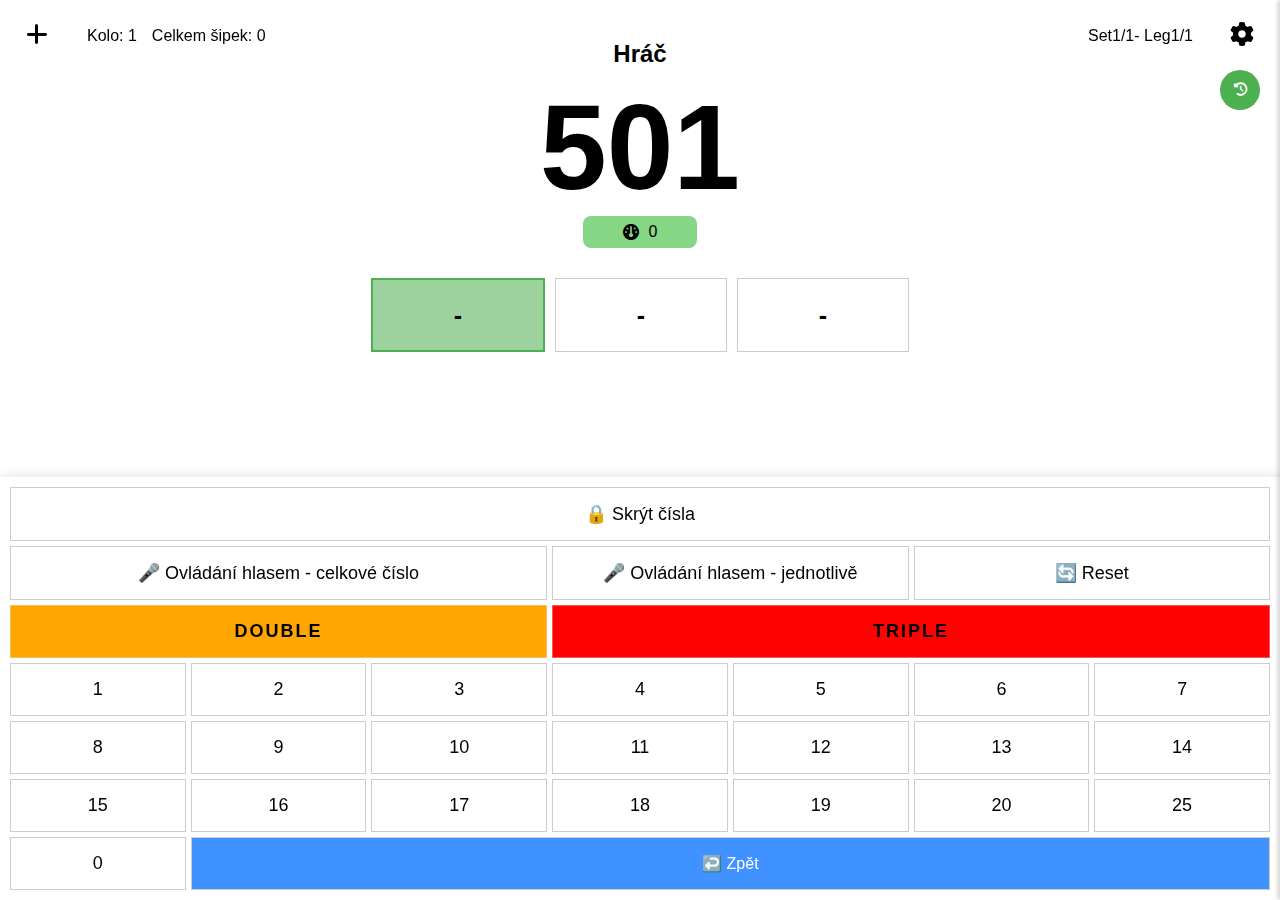
<file: index.html>
<!DOCTYPE html>
<html>
<head>
    <meta name="viewport" content="width=device-width, initial-scale=1.0">
    <link rel="stylesheet" href="https://api.fontshare.com/v2/css?f[]=clash-display@400,700,500,600&display=swap">
    <link rel="stylesheet" href="https://cdnjs.cloudflare.com/ajax/libs/font-awesome/6.0.0-beta3/css/all.min.css">
    <script src="https://cdnjs.cloudflare.com/ajax/libs/gsap/3.12.5/gsap.min.js"></script>
    <link rel="stylesheet" href="./css/style.css">
    <style>
    .game-score {
        position: fixed;
        top: 60px;
        right: 20px;
        background: rgba(0, 0, 0, 0.8);
        padding: 10px 20px;
        border-radius: 8px;
        color: white;
        text-align: center;
    }

    .score-display {
        font-size: 24px;
        font-weight: bold;
        margin: 5px 0;
    }

    .player-name, .opponent-name {
        font-size: 14px;
        opacity: 0.8;
    }

    .history-divider {
        padding: 10px 0;
        margin: 5px 0;
        border-top: 1px solid #ccc;
        color: #666;
    }

    .history-divider strong {
        color: #2196F3;
    }

    .history-divider em {
        color: #4CAF50;
    }

    .dark-mode .history-divider {
        border-top-color: #444;
        color: #999;
    }

    .settings-item {
        margin: 15px 0;
    }

    .settings-item label {
        display: block;
        margin-bottom: 5px;
        color: #ccc;
    }

    .settings-item input[type="text"] {
        width: 100%;
        padding: 8px;
        border: 1px solid #444;
        border-radius: 4px;
        background: #333;
        color: #fff;
    }

    .settings-item input[type="text"]:focus {
        outline: none;
        border-color: #666;
    }
    </style>
</head>
<body>
    <button class="settings-button">
        <i class="fas fa-cog"></i>
    </button>
    <button class="new-game-button">
        <i class="fas fa-plus"></i>
    </button>
    <button class="history-button">
        <i class="fas fa-history"></i>
    </button>
    <div class="game-status-right">
        Set <span id="currentSetDisplay">1</span>/<span id="totalSetsDisplay">1</span> - 
        Leg <span id="currentLegDisplay">1</span>/<span id="totalLegsDisplay">1</span>
    </div>
    <div class="stats-top-left">
        <div>Kolo: <span id="roundCounter">1</span></div>
        <div>Celkem šipek: <span id="totalDarts">0</span></div>
    </div>
    <div class="overlay"></div>
    <div class="settings-sidebar">
        <div class="settings-content">
            <h2>Nastavení</h2>
            <div class="settings-item">
                <label for="playerName">Jméno hráče:</label>
                <input type="text" id="playerName" placeholder="Zadejte své jméno">
            </div>
            <div class="settings-item">
                <label class="switch">
                    <input type="checkbox" id="soundToggle">
                    <span class="slider round"></span>
                </label>
                <span class="settings-label">Zvuky</span>
            </div>
            <div class="settings-item">
                <label class="switch">
                    <input type="checkbox" id="darkModeToggle">
                    <span class="slider round"></span>
                </label>
                <span class="settings-label">Tmavý režim</span>
            </div>
            <div class="settings-item">
                <label class="switch">
                    <input type="checkbox" id="autoDarkModeToggle">
                    <span class="slider round"></span>
                </label>
                <span class="settings-label">Automatický tmavý režim</span>
            </div>
            <div class="auto-dark-mode-times" style="margin-top: 10px; display: none;">
                <div style="margin-bottom: 10px; color: #ccc;">
                    <label>Od: </label>
                    <input type="time" id="darkModeStart" value="20:00">
                </div>
                <div style="color: #ccc;">
                    <label>Do: </label>
                    <input type="time" id="darkModeEnd" value="07:00">
                </div>
            </div>
        </div>
    </div>
    <div id="errorBanner" class="error-banner"></div>
    <div class="container">
        <div class="score-container">
            <div class="player-score">
                <div class="score-label">Hráč</div>
                <div class="score"><span id="currentScore">501</span></div>
            </div>
            <div class="bot-score">
                <div class="score-label"><span id="botNameDisplay">Bot</span></div>
                <div class="score"><span id="botScoreDisplay">501</span></div>
            </div>
        </div>
        <div class="stats" style="position: relative;bottom:30px;">
            <div style="width: 100px;background: rgb(134, 214, 134);display: flex;justify-content: center;align-items:center;padding: 7px;border-radius: 8px;"><i class="fa-solid fa-gauge"></i> <span id="avgPerThree" style="margin-left: 10px;display: flex; justify-content: center;align-items: center;">0.00</span></div>
        </div>
        <div class="bot-status" style="display: none; text-align: center; margin: 10px 0;">
            Bot: <span id="botScoreDisplay">501</span>
        </div>
        <div class="throws">
            <div class="throw" id="throw1">-</div>
            <div class="throw" id="throw2">-</div>
            <div class="throw" id="throw3">-</div>
        </div>
        <div class="throw-total" id="throwTotal" style="display: none;">-</div>
        <div class="input-area" style="display: none;">
            <input type="number" id="manualInput" placeholder="Zadej body">
            <button onclick="addManualScore()" class="control-btn">Přidat</button>
        </div>
        <div id="numberGrid" class="number-grid">
            <button id="hideGridBtn" class="control-btn" style="grid-column: span 7;" onclick="toggleGrid()">🔒 Skrýt čísla</button>
            <button id="voiceTotalBtn" class="control-btn" style="grid-column: span 3;">🎤 Ovládání hlasem - celkové číslo</button>
            <button id="voicePerThrowBtn" class="control-btn" style="grid-column: span 2;">🎤 Ovládání hlasem - jednotlivě</button>
            <button onclick="resetGame()" class="control-btn" style="grid-column: span 2;">🔄 Reset</button>
            <button onclick="toggleMultiplier(2)" id="doubleBtn" class="control-btn multiplier-btn">Double</button>
            <button onclick="toggleMultiplier(3)" id="tripleBtn" class="control-btn multiplier-btn">Triple</button>
        </div>
    </div>

    <div class="new-game-modal" id="newGameModal">
        <h2>Nová hra</h2>
        <div class="input-group">
            <label for="startingScore">Počáteční skóre:</label>
            <input type="number" id="startingScore" placeholder="501" min="1" step="100" value="501">
        </div>
        <div class="input-group">
            <label for="legs">Počet legů na set:</label>
            <input type="number" id="legs" placeholder="3" min="1" value="3">
        </div>
        <div class="input-group">
            <label for="sets">Počet setů:</label>
            <input type="number" id="sets" placeholder="1" min="1" value="1">
        </div>
        <div class="input-group">
            <label>Herní mód:</label>
            <div class="game-mode-switch">
                <div class="game-mode-option active" data-mode="single">Jeden hráč</div>
                <div class="game-mode-option" data-mode="bot">Hra proti botovi</div>
            </div>
        </div>
        <div class="input-group bot-settings" style="display: none;">
            <label>Obtížnost bota:</label>
            <div class="difficulty-buttons">
                <div class="difficulty-btn" data-level="easy">
                    <span class="level-name">Lehká</span>
                    <span class="level-avg">Průměr: 40</span>
                </div>
                <div class="difficulty-btn" data-level="medium">
                    <span class="level-name">Střední</span>
                    <span class="level-avg">Průměr: 60</span>
                </div>
                <div class="difficulty-btn" data-level="hard">
                    <span class="level-name">Těžká</span>
                    <span class="level-avg">Průměr: 80</span>
                </div>
                <div class="difficulty-btn" data-level="pro">
                    <span class="level-name">Profesionál</span>
                    <span class="level-avg">Průměr: 100</span>
                </div>
            </div>
        </div>
        <div>
            <button class="confirm-btn" onclick="startNewGame()">Začít</button>
            <button class="cancel-btn" onclick="closeNewGameModal()">Zrušit</button>
        </div>
    </div>
    <div class="history-modal">
        <div class="history-content">
            <h2>Historie hodů</h2>
            <div class="history-data">
                 <!-- Sem budou dynamicky přidávány záznamy -->
            </div>
            <button class="close-history-btn">Zavřít</button>
        </div>
    </div>
    <script src="./js/GameModel.js"></script>
    <script src="./js/Bot.js"></script>
    <script>
    document.addEventListener('DOMContentLoaded', function() {
        // Přepínání herního módu
        const gameModeOptions = document.querySelectorAll('.game-mode-option');
        const botSettings = document.querySelector('.bot-settings');

        gameModeOptions.forEach(option => {
            option.addEventListener('click', function() {
                gameModeOptions.forEach(opt => opt.classList.remove('active'));
                this.classList.add('active');
                
                if (this.dataset.mode === 'bot') {
                    botSettings.style.display = 'block';
                } else {
                    botSettings.style.display = 'none';
                }
            });
        });

        // Výběr obtížnosti
        const difficultyButtons = document.querySelectorAll('.difficulty-btn');
        difficultyButtons.forEach(btn => {
            btn.addEventListener('click', function() {
                difficultyButtons.forEach(b => b.classList.remove('selected'));
                this.classList.add('selected');
            });
        });
    });
    </script>
</body>
</html>
</file>
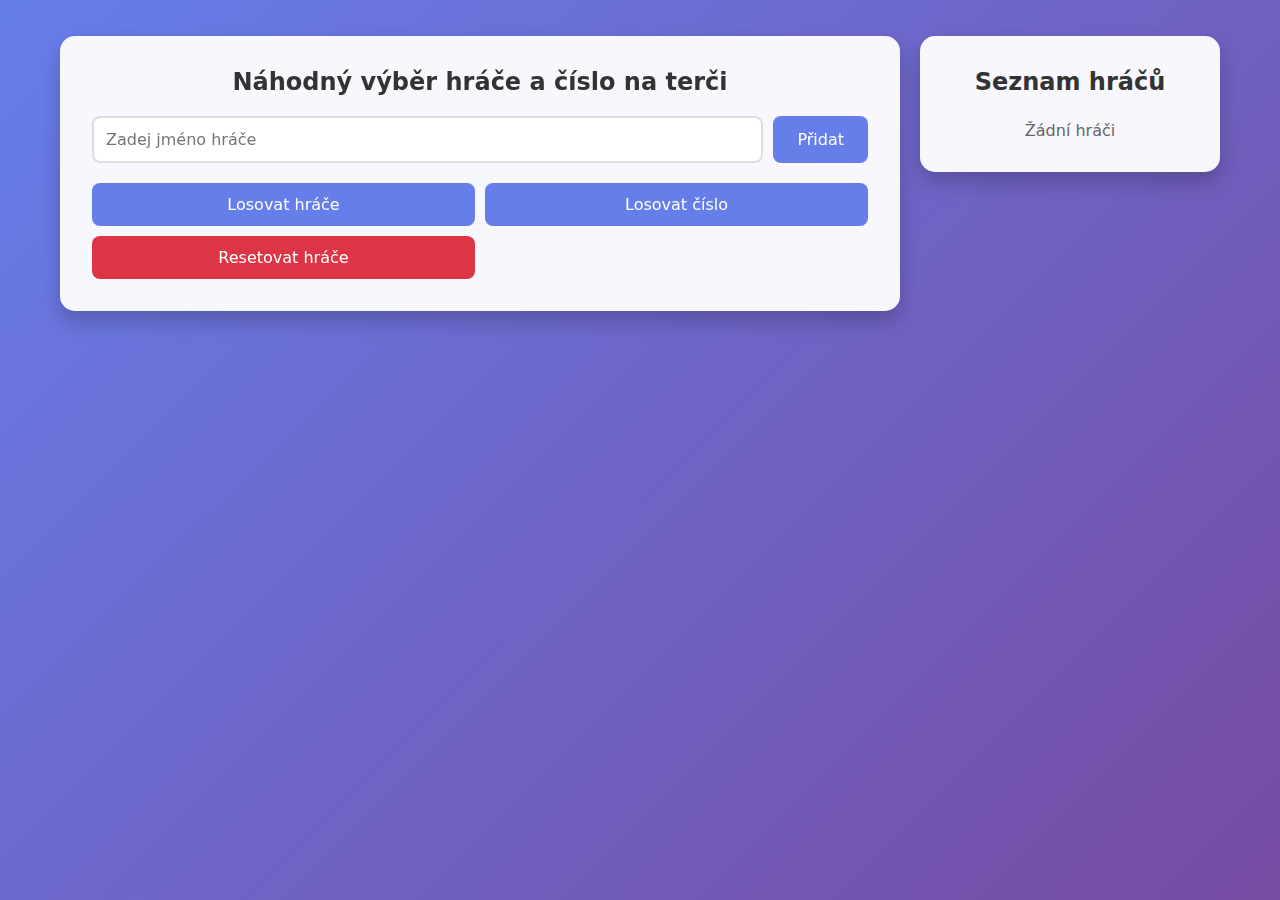
<file: random.html>
<!DOCTYPE html>
<html>
<head>
    <title>Náhodný výběr hráče a terče</title>
    <meta name="viewport" content="width=device-width, initial-scale=1.0">
    <style>
        * {
            margin: 0;
            padding: 0;
            box-sizing: border-box;
            font-family: 'Segoe UI', system-ui, sans-serif;
        }

        body {
            background: linear-gradient(135deg, #667eea 0%, #764ba2 100%);
            min-height: 100vh;
            padding: 1rem;
            color: #333;
        }

        .page-wrapper {
            max-width: 1200px;
            margin: 0 auto;
            display: flex;
            flex-direction: row;
            gap: 20px;
            align-items: flex-start;
            padding: 20px;
        }

        .container {
            background: rgba(255, 255, 255, 0.95);
            padding: 2rem;
            border-radius: 15px;
            box-shadow: 0 10px 20px rgba(0, 0, 0, 0.2);
            flex: 1;
            backdrop-filter: blur(10px);
        }

        .sidebar {
            background: rgba(255, 255, 255, 0.95);
            padding: 2rem;
            border-radius: 15px;
            box-shadow: 0 10px 20px rgba(0, 0, 0, 0.2);
            width: 300px;
        }

        .input-group {
            display: flex;
            gap: 10px;
            margin-bottom: 20px;
        }

        input {
            flex: 1;
            padding: 12px;
            border: 2px solid #ddd;
            border-radius: 8px;
            font-size: 16px;
            transition: border-color 0.3s;
        }

        input:focus {
            outline: none;
            border-color: #667eea;
        }

        button {
            background: #667eea;
            color: white;
            border: none;
            padding: 12px 24px;
            border-radius: 8px;
            cursor: pointer;
            font-size: 16px;
            transition: transform 0.2s, background 0.3s;
            white-space: nowrap;
        }

        button:hover {
            background: #764ba2;
            transform: translateY(-2px);
        }

        button.reset {
            background: #dc3545;
        }

        button.reset:hover {
            background: #bb2d3b;
        }

        .player-item {
            padding: 8px;
            margin: 5px 0;
            background: white;
            border-radius: 6px;
            box-shadow: 0 2px 4px rgba(0,0,0,0.05);
            animation: slideIn 0.3s ease;
        }

        .result {
            display: none;
            padding: 20px;
            text-align: center;
            background: #667eea;
            color: white;
            border-radius: 8px;
            margin-top: 20px;
            animation: fadeIn 0.5s ease;
        }

        .result.show {
            display: block;
        }

        .title {
            font-size: 24px;
            margin-bottom: 20px;
            color: #333;
            text-align: center;
        }

        .button-group {
            display: grid;
            grid-template-columns: 1fr 1fr;
            gap: 10px;
            margin-top: 20px;
        }

        h2{
                text-align: center;
                margin-bottom: 25px;
            }

        #savedPlayerList {
            max-height: 400px;
            overflow-y: auto;
        }

        .player-item.selected {
            background: #d1e7dd;
            font-weight: bold;
        }

        @keyframes slideIn {
            from {
                opacity: 0;
                transform: translateX(-10px);
            }
            to {
                opacity: 1;
                transform: translateX(0);
            }
        }

        @keyframes fadeIn {
            from { opacity: 0; }
            to { opacity: 1; }
        }

        @media (max-width: 900px) {
            .page-wrapper {
                flex-direction: column;
            }

            .sidebar {
                width: 100%;
            }

            .button-group {
                grid-template-columns: 1fr;
            }
        }



        @media (max-width: 600px) {
            body {
                padding: 0.5rem;
            }

            .page-wrapper {
                padding: 10px;
            }


            .input-group {
                flex-direction: column;
            }

            .title {
                font-size: 20px;
            }

            button {
                width: 100%;
                padding: 10px;
            }
            h2{
                text-align: center;
                margin-bottom: 25px;
            }
        }
    </style>
</head>
<body>
    <div class="page-wrapper">
        <div class="container">
            <h1 class="title">Náhodný výběr hráče a číslo na terči</h1>
            
            <div class="input-group">
                <input type="text" id="playerInput" placeholder="Zadej jméno hráče">
                <button onclick="addPlayer()">Přidat</button>
            </div>

            <div class="button-group">
                <button onclick="selectRandomPlayer()">Losovat hráče</button>
                <button onclick="selectRandomTarget()">Losovat číslo</button>
                <button onclick="resetPlayers()" class="reset">Resetovat hráče</button>
            </div>
            
            <div id="playerResult" class="result"></div>
            <div id="targetResult" class="result"></div>
        </div>

        <div class="sidebar">
            <h2>Seznam hráčů</h2>
            <div id="savedPlayerList"></div>
        </div>
    </div>

    <script>
        let players = JSON.parse(localStorage.getItem('players')) || [];
        const targets = [
            ...Array.from({length: 20}, (_, i) => `D${i + 1}`),
            ...Array.from({length: 20}, (_, i) => `T${i + 1}`),
            'Bull (25)',
            'Double Bull (50)'
        ];
        
        function addPlayer() {
            const input = document.getElementById('playerInput');
            const name = input.value.trim();
            
            if (name) {
                players.push(name);
                input.value = '';
                updatePlayerList();
                savePlayers();
            }
        }

        function savePlayers() {
            localStorage.setItem('players', JSON.stringify(players));
        }

        function resetPlayers() {
            players = [];
            localStorage.removeItem('players');
            updatePlayerList();
            
            // Reset results
            document.getElementById('playerResult').style.display = 'none';
            document.getElementById('targetResult').style.display = 'none';
        }

        function updatePlayerList() {
            const savedList = document.getElementById('savedPlayerList');
            if (players.length === 0) {
                savedList.innerHTML = '<div style="text-align: center; color: #666;">Žádní hráči</div>';
                return;
            }
            
            savedList.innerHTML = players.map(player => 
                `<div class="player-item">${player}</div>`
            ).join('');
        }

        function selectRandomPlayer() {
            if (players.length === 0) {
                alert('Nejdříve přidejte nějaké hráče!');
                return;
            }
            
            const result = document.getElementById('playerResult');
            const randomPlayer = players[Math.floor(Math.random() * players.length)];
            
            result.innerHTML = `
                <strong style="font-size: 1.2em">Vybraný hráč:</strong>
                <div style="font-size: 1.5em; margin-top: 10px">${randomPlayer}</div>
            `;
            result.style.display = 'block';

            const savedList = document.getElementById('savedPlayerList');
            const playerItems = savedList.getElementsByClassName('player-item');
            for (let item of playerItems) {
                item.classList.remove('selected');
                if (item.textContent === randomPlayer) {
                    item.classList.add('selected');
                }
            }
        }

        function selectRandomTarget() {
            const result = document.getElementById('targetResult');
            const randomTarget = targets[Math.floor(Math.random() * targets.length)];
            
            result.innerHTML = `
                <strong style="font-size: 1.2em">Vybraný D/T:</strong>
                <div style="font-size: 1.5em; margin-top: 10px">${randomTarget}</div>
            `;
            result.style.display = 'block';
        }

        document.getElementById('playerInput').addEventListener('keypress', function(e) {
            if (e.key === 'Enter') {
                addPlayer();
            }
        });

        updatePlayerList();
    </script>
</body>
</html>
</file>
<file: css/style.css>
.settings-button {
    color: rgb(0, 0, 0);
    position: fixed;
    top: 20px;
    right: 20px;
    background: none;
    border: none;
    font-size: 24px;
    cursor: pointer;
    z-index: 1000;
}

/* Pro mobilní zařízení */
@media (max-width: 768px) {
    .settings-button {
        top: 10px;
        right: 10px;
        font-size: 20px;
    }
}
body {
    font-family: 'Clash Display', sans-serif;
    margin: 0;
    padding: 0;
    color: black;
}
.container { 
    margin: 0 auto; 
    padding: 20px;
    padding-bottom: 300px; /* Prostor pro gridd */
}

.number-grid {
    display: grid;
    grid-template-columns: repeat(7, 1fr);
    gap: 5px;
    position: fixed;
    bottom: 0;
    left: 0;
    right: 0;
    padding: 10px;
    background: white;
    box-shadow: 0 -2px 10px rgba(0,0,0,0.1);
}
.number-btn, .control-btn {
    padding: 15px;
    font-size: 18px;
    font-weight: 500;
    cursor: pointer;
    border: 1px solid #ccc;
    background: white;
    touch-action: manipulation; /* Zlepšení odezvy na dotykovém zařízení */
    font-family: 'Clash Display', sans-serif;
}
.control-btn-back {
    padding: 15px;
    font-size: 16px;
    cursor: pointer;
    border: 1px solid #ccc;
    color: white;
    background-color: rgb(63, 146, 255);
}
.throw.checkout-suggestion {
    background-color: #e6ffe6;
    border: 2px solid #4CAF50;
    color: #2e7d32;
}
.score { 
    font-size: 190px; 
    margin: 10px 0; 
    font-weight: bold;
    text-align: center;
}
.stats {
    display: flex;
    flex-wrap: wrap;
    gap: 10px;
    font-size: 16px;
    justify-content: center;
}
.throws {
    display: flex;
    gap: 10px;
    justify-content: center;
}
.throw {
    min-width: 150px;
    min-height: 50px;
    padding: 10px;
    border: 1px solid #ccc;
    text-align: center;
    display: grid;
    place-content: center;
    font-size: 25px;
    font-weight: 800;
}

.nine-darts {
    position: fixed;
    margin-bottom: 8rem;
    display: inline-block;
    background-color: #ff69b4;
    color: white;
    border-radius: 50%;
    width: 50px;
    height: 50px;
    font-size: 24px;
    line-height: 50px;
    text-align: center;
    margin-left: 10px;
    vertical-align: middle;
}
.input-area {
    margin: 20px 0;
    display: flex;
    gap: 10px;
    justify-content: center;
}
#manualInput {
    padding: 10px;
    font-size: 16px;
    width: 100px;
}

/* Mobilní styly */
@media (max-width: 768px) {
    .container {
        padding: 10px;
        padding-bottom: 260px;
    }
    .score {
        font-size: 122px;
    }
    .stats {
        font-size: 14px;
    }
    .number-grid {
        gap: 3px;
        padding: 5px;
    }
    .number-btn, .control-btn, .control-btn-back {
        padding: 10px 5px;
        font-size: 14px;
        color: rgb(0, 0, 0);
    }
    .throw {
        display: flex;
        justify-content: center;
        align-items: center;
        min-width: 100px;
        min-height: 20px;
        font-size: 24px;
    }
    #doubleBtn, #tripleBtn {
        font-size: 12px;
        letter-spacing: 1px;
    }
    #voiceTotalBtn, #voicePerThrowBtn {
        font-size: 12px;
    }
}

/* Zachování původních stylů */
.selected { background-color: #4CAF50; color: white; }
.active-multiplier { background-color: #c8c8c870 !important; color: rgb(0, 0, 0); }
.voice-total-active .throws { display: none; }
.voice-total-active .throw-total { display: block; }
.voice-btn-active { background-color: #4CAF50; color: white; }
.active-throw {
    border: 2px solid #4CAF50;
    background-color: #9dd19e;
}
#doubleBtn {
    font-weight: 900;
    text-transform: uppercase;
    letter-spacing: 2px;
    border: 1px solid rgb(245, 190, 88);
    background-color: rgb(255, 166, 2);
    grid-column: 1 / 4;
}
#tripleBtn {
    font-weight: 900;
    text-transform: uppercase;
    letter-spacing: 2px;
    border: 1px solid rgb(245, 88, 88);
    background-color: rgb(255, 2, 2);
    grid-column: 4 / 8;
}
.error-banner {
    position: fixed;
    top: 50%;
    left: 50%;
    transform: translate(-50%, -50%);
    background-color: rgba(255, 68, 68, 0.95);
    color: white;
    display: none;
    z-index: 1000;
    text-align: center;
    font-size: 24px;
    padding: 20px 40px;
    border-radius: 10px;
    box-shadow: 0 4px 12px rgba(0, 0, 0, 0.2);
    min-width: 300px;
    max-width: 80%;
}
.throw-total {
    position: fixed;
    top: 50%;
    left: 50%;
    transform: translate(-50%, -50%);
    background-color: rgba(255, 255, 255, 0.9);
    padding: 20px;
    border-radius: 10px;
    box-shadow: 0 4px 12px rgba(0, 0, 0, 0.2);
    z-index: 1000;
}
.settings-sidebar {
    position: fixed;
    top: 0;
    right: -350px; /* Začíná schovaná mimo obrazovku */
    width: 350px;
    height: 100%;
    background: linear-gradient(to right, #2c2c2c, #1a1a1a);
    transition: right 0.3s ease-in-out;
    z-index: 1999;
    box-shadow: -2px 0 5px rgba(0,0,0,0.2);
}

.settings-sidebar.active {
    right: 0;
}

/* Překrytí pozadí při otevřené liště */
.overlay {
    position: fixed;
    top: 0;
    left: 0;
    width: 100%;
    height: 100%;
    background: rgba(0,0,0,0.5);
    display: none;
    z-index: 998;
}

.overlay.active {
    display: block;
}

/* Přidat do style sekce */
.settings-content {
    padding: 20px;
    color: white;
}

.settings-content h2 {
    margin-bottom: 20px;
    color: white;
    font-size: 24px;
}

.settings-item {
    display: flex;
    align-items: center;
    margin-bottom: 15px;
}

.settings-label {
    margin-left: 15px;
    font-size: 16px;
}

/* Stylování přepínače */
.switch {
    position: relative;
    display: inline-block;
    width: 60px;
    height: 34px;
}

.switch input {
    opacity: 0;
    width: 0;
    height: 0;
}

.slider {
    position: absolute;
    cursor: pointer;
    top: 0;
    left: 0;
    right: 0;
    bottom: 0;
    background-color: #ccc;
    transition: .4s;
}

.slider:before {
    position: absolute;
    content: "";
    height: 26px;
    width: 26px;
    left: 4px;
    bottom: 4px;
    background-color: white;
    transition: .4s;
}

input:checked + .slider {
    background-color: #2196F3;
}

input:checked + .slider:before {
    transform: translateX(26px);
}

.slider.round {
    border-radius: 34px;
}

.slider.round:before {
    border-radius: 50%;
}

.new-game-button {
    color: rgb(0, 0, 0);
    position: fixed;
    top: 20px;
    left: 20px;
    background: none;
    border: none;
    font-size: 24px;
    cursor: pointer;
    z-index: 1000;
}

/* Pro mobilní zařízení */
@media (max-width: 768px) {
    .new-game-button {
        top: 10px;
        left: 10px;
        font-size: 20px;
    }
}

.new-game-modal {
    display: none;
    position: fixed;
    top: 50%;
    left: 50%;
    transform: translate(-50%, -50%);
    background: white;
    padding: 20px;
    border-radius: 10px;
    box-shadow: 0 4px 12px rgba(0, 0, 0, 0.2);
    z-index: 1001;
    width: 300px;
    text-align: center;
}

.new-game-modal h2 {
    margin-bottom: 20px;
}

.new-game-modal input {
    width: auto;
    padding: 10px;
    margin-bottom: 15px;
    font-size: 16px;
    border: 1px solid #ccc;
    border-radius: 5px;
}

.new-game-modal button {
    padding: 10px 20px;
    margin: 5px;
    border: none;
    border-radius: 5px;
    cursor: pointer;
    font-size: 16px;
}

.new-game-modal .confirm-btn {
    background-color: #4CAF50;
    color: white;
}

.new-game-modal .cancel-btn {
    background-color: #f44336;
    color: white;
}

/* Dark mode styly */
body.dark-mode {
    background-color: #1a1a1a;
    color: #ffffff;
}

.dark-mode .number-grid {
    background: #2c2c2c;
}

.dark-mode .number-btn,
.dark-mode .control-btn {
    background: #3a3a3a;
    color: #ffffff;
    border-color: #4a4a4a;
}

.dark-mode .throw {
    background: #2c2c2c;
    color: #ffffff;
    border-color: #747474;
}

.dark-mode .current-throw-indicator {
    background: #2c2c2c;
    color: #ffffff;
    border-color: #cbcbcb;
}

    .dark-mode #doubleBtn {
        color: rgb(0, 0, 0);
    }

.dark-mode #tripleBtn {
    color: rgb(0, 0, 0);
}

.dark-mode .throw-total {
    background: #2c2c2c;
    color: #ffffff;
    border-color: #747474;
}

.dark-mode .voice-btn-active {
    background-color: #4CAF50;
    color: white;
}

.dark-mode .settings-button {
    color: #ffffff;
}

.dark-mode .new-game-button {
    color: #ffffff;
}

.dark-mode .throw.checkout-suggestion {
    background-color: #1b4d1b;
    border-color: #2e7d32;
    color: #4CAF50;
}

.dark-mode .new-game-modal {
    background: #2c2c2c;
    color: #ffffff;
}

.dark-mode .active-multiplier {
    background-color: #4CAF50;
    color: white;
}

.dark-mode .new-game-modal input {
    background: #3a3a3a;
    color: #ffffff;
    border-color: #4a4a4a;
}

.auto-dark-mode-times input[type="time"] {
    background: #3a3a3a;
    border: 1px solid #4a4a4a;
    color: #fff;
    padding: 5px;
    border-radius: 4px;
    margin-left: 10px;
}

body .overlay.active ~ .settings-button i {
    color: white !important;
}

/* Pro dark mode */
body.dark-mode .overlay.active ~ .settings-button i {
    color: white !important;
}

.settings-button.sidebar-active i {
    color: white !important;
}

.input-group {
    margin-bottom: 15px;
    text-align: left;
}

.input-group label {
    display: block;
    margin-bottom: 5px;
    color: inherit;
}

.input-group input {
    width: 100%;
    padding: 8px;
    border: 1px solid #ccc;
    border-radius: 4px;
    font-size: 16px;
    box-sizing: border-box;
}

.dark-mode .input-group input {
    background: #3a3a3a;
    color: #ffffff;
    border-color: #4a4a4a;
}

/* Upravit zobrazení aktuálního stavu hry */
.game-status {
    text-align: center;
    margin: 10px 0;
    font-size: 16px;
}

.game-status span {
    font-weight: bold;
}

.score-container {
    display: flex;
    justify-content: space-around;
    align-items: center;
    margin: 20px 0;
    gap: 20px;
}

.player-score, .bot-score {
    flex: 1;
    text-align: center;
}

#botScoreDisplay {
    color:green !important;
}

.score-label {
    font-size: 24px;
    margin-bottom: 10px;
    font-weight: bold;
}

.bot-score .score-label {
    color:green !important;
}

.player-score .score, .bot-score .score {
    font-size: 120px;
    font-weight: bold;
}

/* Pro mobilní zařízení */
@media (max-width: 768px) {
    .player-score .score, .bot-score .score {
        font-size: 80px;
    }
    .score-label {
        font-size: 20px;
    }
}

/* Dark mode styly */
.dark-mode .score-label {
    color: #ffffff;
}

.dark-mode .player-score .score,
.dark-mode .score {
    color: #ffffff;
}

.difficulty-buttons {
    display: grid;
    grid-template-columns: 1fr 1fr;
    gap: 10px;
    margin-top: 10px;
}

.difficulty-btn {
    padding: 15px;
    border: 2px solid #ddd;
    border-radius: 8px;
    background: white;
    cursor: pointer;
    display: flex;
    flex-direction: column;
    align-items: center;
    transition: all 0.3s ease;
}

.difficulty-btn.selected {
    background: #4CAF50;
    color: white;
    border-color: #4CAF50;
}

.level-name {
    font-weight: bold;
    font-size: 16px;
    margin-bottom: 5px;
}

.level-avg {
    font-size: 14px;
    opacity: 0.8;
}

/* Dark mode styly */
.dark-mode .difficulty-btn {
    background: #3a3a3a;
    border-color: #4a4a4a;
    color: white;
}

.dark-mode .difficulty-btn.selected {
    background: #4CAF50;
    border-color: #4CAF50;
}

.game-mode-switch {
    display: flex;
    justify-content: space-between;
    margin-bottom: 20px;
    background: #f5f5f5;
    border-radius: 10px;
    padding: 5px;
}

.game-mode-option {
    flex: 1;
    padding: 10px;
    text-align: center;
    cursor: pointer;
    border-radius: 8px;
    transition: all 0.3s ease;
}

.game-mode-option.active {
    background: #4CAF50;
    color: white;
}

.difficulty-buttons {
    display: grid;
    grid-template-columns: 1fr 1fr;
    gap: 10px;
    margin-top: 10px;
}

.difficulty-btn {
    padding: 15px;
    border: 2px solid #ddd;
    border-radius: 8px;
    background: white;
    cursor: pointer;
    display: flex;
    flex-direction: column;
    align-items: center;
    transition: all 0.3s ease;
}

.difficulty-btn.selected {
    background: #4CAF50;
    color: white;
    border-color: #4CAF50;
}

.level-name {
    font-weight: bold;
    font-size: 16px;
    margin-bottom: 5px;
}

.level-avg {
    font-size: 14px;
    opacity: 0.8;
}

/* Dark mode styly */
.dark-mode .game-mode-switch {
    background: #3a3a3a;
}

.dark-mode .difficulty-btn {
    background: #3a3a3a;
    border-color: #4a4a4a;
    color: white;
}

.dark-mode .difficulty-btn.selected {
    background: #4CAF50;
    border-color: #4CAF50;
}

/* Upravit styl pro stats container */
.stats-top-left {
    margin: 27px;
    position: fixed;
    left: 60px;
    z-index: 1000;
    display: flex;
    gap: 15px;
}

.game-status-right {
    margin: 27px;
    position: fixed;
    right: 60px;
    z-index: 1000;
    display: flex;
}

/* Pro mobilní zařízení */
@media (max-width: 768px) {
    .stats-top-left {
        left: 40px;    
        margin-top: 12px;
        font-size: 14px;
        gap: 10px;
    }

    .game-status-right {
        right: 40px;
        margin-top: 12px;
        font-size: 14px;
        white-space: nowrap;
    }
    .score-container {
        margin-top: 50px;
    }
}

/* Pro velmi malé obrazovky */
@media (max-width: 380px) {
    .stats-top-left {
        left: 35px;
        font-size: 12px;
        gap: 8px;
    }

    .game-status-right {
        right: 35px;
        font-size: 12px;
    }
}

.history-button {
    position: fixed;
    top: 70px;
    right: 20px;
    width: 40px;
    height: 40px;
    border-radius: 50%;
    background-color: #4CAF50;
    border: none;
    color: white;
    cursor: pointer;
    display: flex;
    justify-content: center;
    align-items: center;
    z-index: 1000;
    transition: background-color 0.3s;
}

.history-button:hover {
    background-color: #45a049;
}

.history-modal {
    display: none;
    position: fixed;
    top: 50%;
    left: 50%;
    transform: translate(-50%, -50%);
    background-color: white;
    padding: 20px;
    border-radius: 10px;
    z-index: 1001;
    min-width: 300px;
    max-width: 80%;
    max-height: 80vh;
    overflow-y: auto;
}

.dark-mode .history-modal {
    background-color: #333;
    color: white;
}

.history-content {
    text-align: center;
}

.close-history-btn {
    margin-top: 20px;
    padding: 10px 20px;
    background-color: #4CAF50;
    border: none;
    color: white;
    border-radius: 5px;
    cursor: pointer;
}

.close-history-btn:hover {
    background-color: #45a049;
}

.history-data {
    margin: 20px 0;
    text-align: left;
    max-height: 60vh;
    overflow-y: auto;
    padding: 0 20px;
}

.history-entry {
    padding: 8px;
    border-bottom: 1px solid #ddd;
    font-size: 16px;
}

.dark-mode .history-entry {
    border-bottom-color: #555;
}

.history-entry:first-child {
    font-weight: bold;
    color: #4CAF50;
}
</file>
